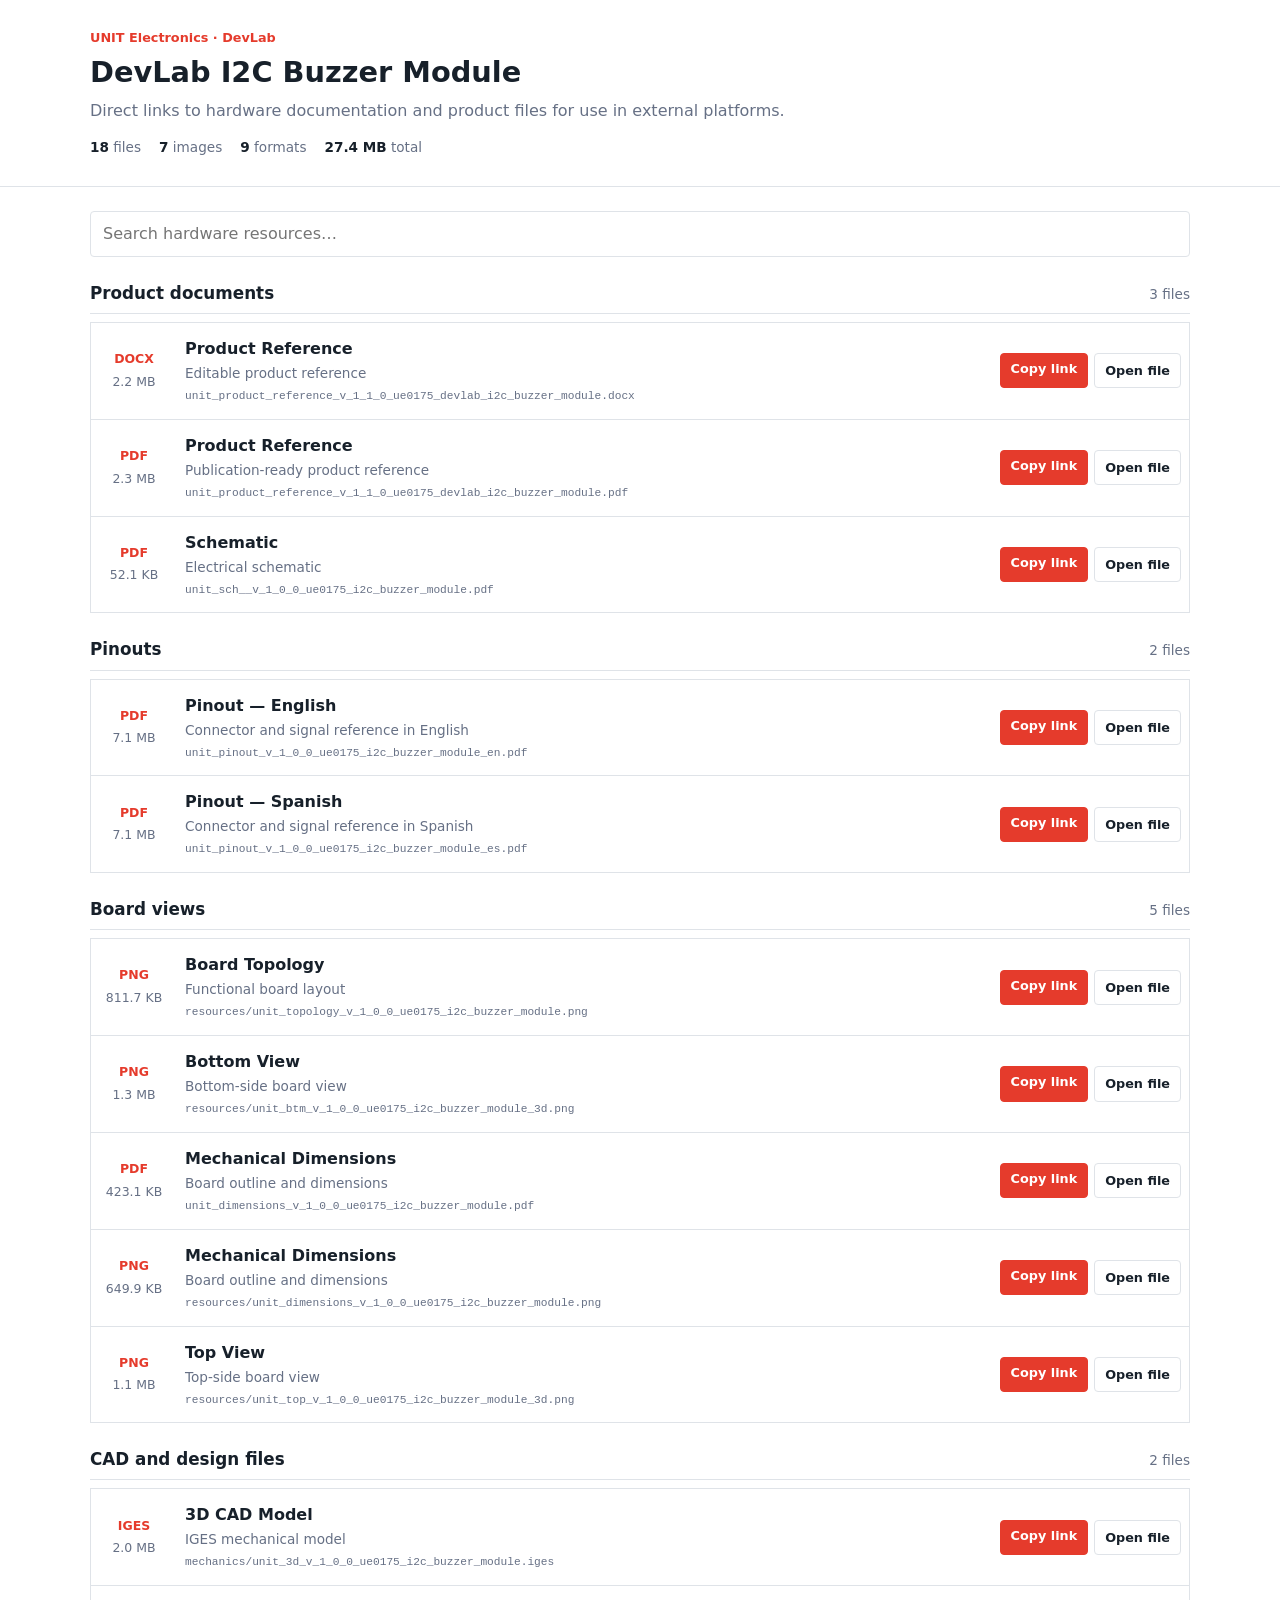
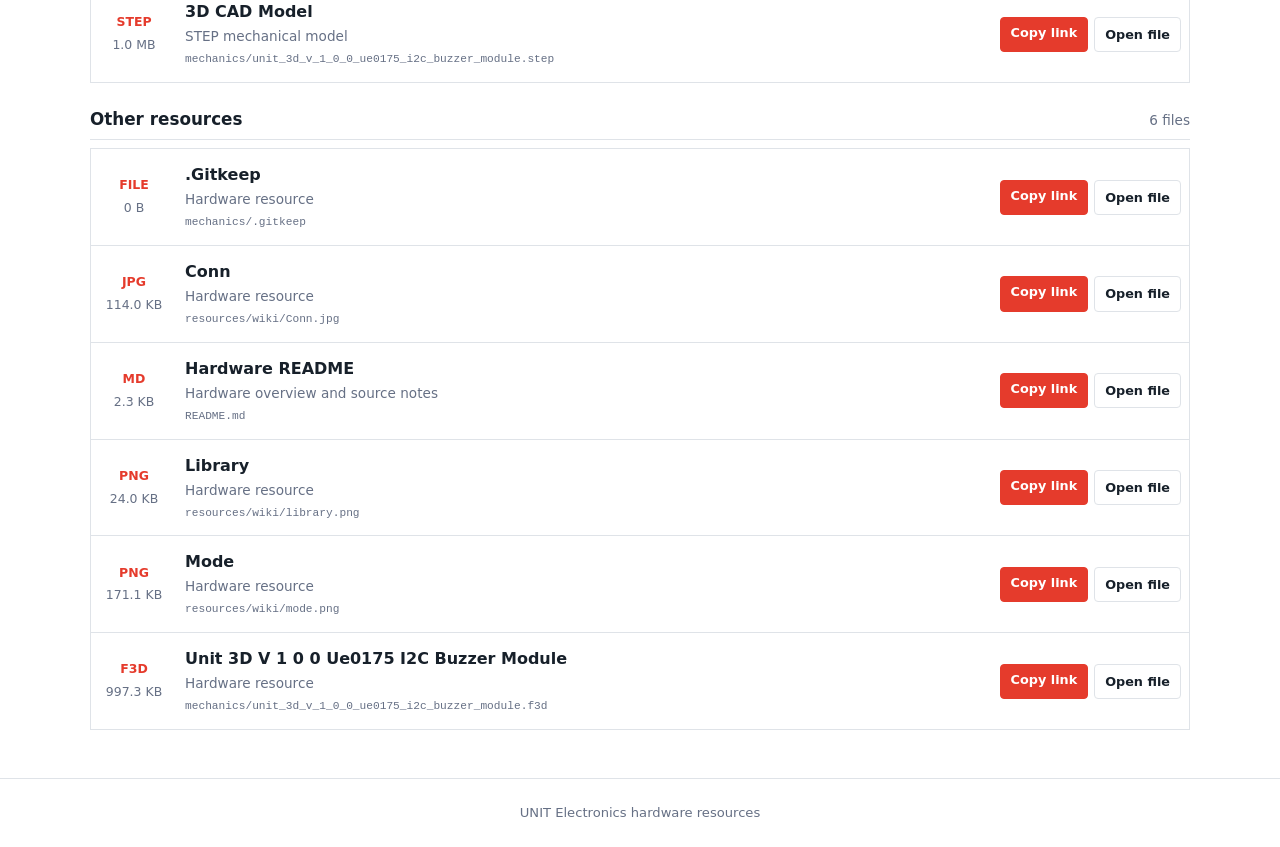
<file: docs/index.html>
<!DOCTYPE html>
<html lang="en">
<head>
  <base href="hardware/">
  <meta charset="UTF-8">
  <meta name="viewport" content="width=device-width, initial-scale=1.0">
  <meta name="description" content="DevLab I2C Buzzer Module hardware documentation and downloads">
  <title>DevLab I2C Buzzer Module | Hardware Resources</title>
  <style>
    :root {
      --ink: #17202a;
      --muted: #667085;
      --line: #dfe3e8;
      --brand: #e53b2c;
    }
    * { box-sizing: border-box; }
    body {
      margin: 0;
      color: var(--ink);
      font: 16px/1.5 Inter, ui-sans-serif, system-ui, -apple-system, sans-serif;
    }
    .site-header { border-bottom: 1px solid var(--line); }
    .header-content, main {
      width: min(1100px, calc(100% - 32px));
      margin: 0 auto;
    }
    .header-content { padding: 28px 0; }
    .eyebrow {
      margin: 0 0 4px;
      color: var(--brand);
      font-size: .8rem;
      font-weight: 700;
    }
    h1 { margin: 0; font-size: 1.8rem; }
    .subtitle { margin: 5px 0 0; color: var(--muted); }
    .summary {
      display: flex;
      flex-wrap: wrap;
      gap: 18px;
      margin-top: 14px;
      color: var(--muted);
      font-size: .85rem;
    }
    .summary strong { color: var(--ink); }
    main { padding: 24px 0 48px; }
    .toolbar { margin-bottom: 24px; }
    .search {
      width: 100%;
      padding: 10px 12px;
      border: 1px solid var(--line);
      border-radius: 4px;
      color: var(--ink);
      font: inherit;
    }
    .search:focus { outline: 2px solid #f6c4bf; border-color: var(--brand); }
    .resource-section { margin-top: 24px; }
    .section-heading {
      display: flex;
      align-items: baseline;
      justify-content: space-between;
      margin-bottom: 8px;
      border-bottom: 1px solid var(--line);
    }
    .section-heading h2 { margin: 0 0 7px; font-size: 1.05rem; }
    .section-heading span { color: var(--muted); font-size: .85rem; }
    .resource-list { border-top: 1px solid var(--line); }
    .resource-item {
      display: grid;
      grid-template-columns: 70px minmax(0, 1fr) auto;
      align-items: center;
      gap: 16px;
      padding: 14px 8px;
      border: 1px solid var(--line);
      border-top: 0;
    }
    .file-meta { display: grid; gap: 4px; text-align: center; }
    .file-type {
      color: var(--brand);
      font-size: .78rem;
    }
    .file-size { color: var(--muted); font-size: .78rem; }
    .resource-details { min-width: 0; }
    .resource-item h3 { margin: 0; font-size: 1rem; }
    .resource-item p {
      display: inline;
      margin: 0 8px 0 0;
      color: var(--muted);
      font-size: .85rem;
    }
    .resource-item code {
      display: block;
      overflow: hidden;
      margin-top: 3px;
      color: var(--muted);
      font-size: .7rem;
      text-overflow: ellipsis;
      white-space: nowrap;
    }
    .actions { display: flex; gap: 6px; }
    .button {
      display: inline-flex;
      justify-content: center;
      padding: 7px 10px;
      border: 1px solid var(--line);
      border-radius: 4px;
      color: var(--ink);
      background: #fff;
      cursor: pointer;
      text-decoration: none;
      font-size: .8rem;
      font-weight: 600;
      font-family: inherit;
    }
    .button:hover { border-color: #aeb4bd; }
    .button.primary { color: #fff; border-color: var(--brand); background: var(--brand); }
    .empty-state { display: none; padding: 32px 0; color: var(--muted); text-align: center; }
    footer { padding: 24px 16px; border-top: 1px solid var(--line); color: var(--muted); text-align: center; font-size: .82rem; }
    [hidden] { display: none !important; }
    .visually-hidden {
      position: absolute;
      width: 1px;
      height: 1px;
      padding: 0;
      margin: -1px;
      overflow: hidden;
      clip: rect(0, 0, 0, 0);
      white-space: nowrap;
      border: 0;
    }
    @media (max-width: 680px) {
      .resource-item { grid-template-columns: 52px minmax(0, 1fr); }
      .actions { grid-column: 1 / -1; padding-left: 68px; }
    }
  </style>
</head>
<body>
  <header class="site-header">
    <div class="header-content">
      <p class="eyebrow">UNIT Electronics · DevLab</p>
      <h1>DevLab I2C Buzzer Module</h1>
      <p class="subtitle">Direct links to hardware documentation and product files for use in external platforms.</p>
      <div class="summary" aria-label="Resource summary">
        <span><strong>18</strong> files</span>
        <span><strong>7</strong> images</span>
        <span><strong>9</strong> formats</span>
        <span><strong>27.4 MB</strong> total</span>
      </div>
    </div>
  </header>
  <main>
    <div class="toolbar">
      <label for="resource-search" class="visually-hidden">Search hardware resources</label>
      <input id="resource-search" class="search" type="search" placeholder="Search hardware resources…" autocomplete="off">
    </div>

      <section class="resource-section">
        <div class="section-heading">
          <h2>Product documents</h2>
          <span>3 files</span>
        </div>
        <div class="resource-list">
        <article class="resource-item" data-search="product reference unit_product_reference_v_1_1_0_ue0175_devlab_i2c_buzzer_module.docx editable product reference">
          <div class="file-meta">
            <strong class="file-type">DOCX</strong>
            <span class="file-size">2.2 MB</span>
          </div>
          <div class="resource-details">
            <h3>Product Reference</h3>
            <p>Editable product reference</p>
            <code title="unit_product_reference_v_1_1_0_ue0175_devlab_i2c_buzzer_module.docx">unit_product_reference_v_1_1_0_ue0175_devlab_i2c_buzzer_module.docx</code>
          </div>
          <div class="actions">
            <button class="button primary copy-link" type="button" data-url="unit_product_reference_v_1_1_0_ue0175_devlab_i2c_buzzer_module.docx">Copy link</button>
            <a class="button" href="unit_product_reference_v_1_1_0_ue0175_devlab_i2c_buzzer_module.docx" target="_blank" rel="noopener">Open file</a>
          </div>
        </article>

        <article class="resource-item" data-search="product reference unit_product_reference_v_1_1_0_ue0175_devlab_i2c_buzzer_module.pdf publication-ready product reference">
          <div class="file-meta">
            <strong class="file-type">PDF</strong>
            <span class="file-size">2.3 MB</span>
          </div>
          <div class="resource-details">
            <h3>Product Reference</h3>
            <p>Publication-ready product reference</p>
            <code title="unit_product_reference_v_1_1_0_ue0175_devlab_i2c_buzzer_module.pdf">unit_product_reference_v_1_1_0_ue0175_devlab_i2c_buzzer_module.pdf</code>
          </div>
          <div class="actions">
            <button class="button primary copy-link" type="button" data-url="unit_product_reference_v_1_1_0_ue0175_devlab_i2c_buzzer_module.pdf">Copy link</button>
            <a class="button" href="unit_product_reference_v_1_1_0_ue0175_devlab_i2c_buzzer_module.pdf" target="_blank" rel="noopener">Open file</a>
          </div>
        </article>

        <article class="resource-item" data-search="schematic unit_sch__v_1_0_0_ue0175_i2c_buzzer_module.pdf electrical schematic">
          <div class="file-meta">
            <strong class="file-type">PDF</strong>
            <span class="file-size">52.1 KB</span>
          </div>
          <div class="resource-details">
            <h3>Schematic</h3>
            <p>Electrical schematic</p>
            <code title="unit_sch__v_1_0_0_ue0175_i2c_buzzer_module.pdf">unit_sch__v_1_0_0_ue0175_i2c_buzzer_module.pdf</code>
          </div>
          <div class="actions">
            <button class="button primary copy-link" type="button" data-url="unit_sch__v_1_0_0_ue0175_i2c_buzzer_module.pdf">Copy link</button>
            <a class="button" href="unit_sch__v_1_0_0_ue0175_i2c_buzzer_module.pdf" target="_blank" rel="noopener">Open file</a>
          </div>
        </article>
        </div>
      </section>
      <section class="resource-section">
        <div class="section-heading">
          <h2>Pinouts</h2>
          <span>2 files</span>
        </div>
        <div class="resource-list">
        <article class="resource-item" data-search="pinout — english unit_pinout_v_1_0_0_ue0175_i2c_buzzer_module_en.pdf connector and signal reference in english">
          <div class="file-meta">
            <strong class="file-type">PDF</strong>
            <span class="file-size">7.1 MB</span>
          </div>
          <div class="resource-details">
            <h3>Pinout — English</h3>
            <p>Connector and signal reference in English</p>
            <code title="unit_pinout_v_1_0_0_ue0175_i2c_buzzer_module_en.pdf">unit_pinout_v_1_0_0_ue0175_i2c_buzzer_module_en.pdf</code>
          </div>
          <div class="actions">
            <button class="button primary copy-link" type="button" data-url="unit_pinout_v_1_0_0_ue0175_i2c_buzzer_module_en.pdf">Copy link</button>
            <a class="button" href="unit_pinout_v_1_0_0_ue0175_i2c_buzzer_module_en.pdf" target="_blank" rel="noopener">Open file</a>
          </div>
        </article>

        <article class="resource-item" data-search="pinout — spanish unit_pinout_v_1_0_0_ue0175_i2c_buzzer_module_es.pdf connector and signal reference in spanish">
          <div class="file-meta">
            <strong class="file-type">PDF</strong>
            <span class="file-size">7.1 MB</span>
          </div>
          <div class="resource-details">
            <h3>Pinout — Spanish</h3>
            <p>Connector and signal reference in Spanish</p>
            <code title="unit_pinout_v_1_0_0_ue0175_i2c_buzzer_module_es.pdf">unit_pinout_v_1_0_0_ue0175_i2c_buzzer_module_es.pdf</code>
          </div>
          <div class="actions">
            <button class="button primary copy-link" type="button" data-url="unit_pinout_v_1_0_0_ue0175_i2c_buzzer_module_es.pdf">Copy link</button>
            <a class="button" href="unit_pinout_v_1_0_0_ue0175_i2c_buzzer_module_es.pdf" target="_blank" rel="noopener">Open file</a>
          </div>
        </article>
        </div>
      </section>
      <section class="resource-section">
        <div class="section-heading">
          <h2>Board views</h2>
          <span>5 files</span>
        </div>
        <div class="resource-list">
        <article class="resource-item" data-search="board topology resources/unit_topology_v_1_0_0_ue0175_i2c_buzzer_module.png functional board layout">
          <div class="file-meta">
            <strong class="file-type">PNG</strong>
            <span class="file-size">811.7 KB</span>
          </div>
          <div class="resource-details">
            <h3>Board Topology</h3>
            <p>Functional board layout</p>
            <code title="resources/unit_topology_v_1_0_0_ue0175_i2c_buzzer_module.png">resources/unit_topology_v_1_0_0_ue0175_i2c_buzzer_module.png</code>
          </div>
          <div class="actions">
            <button class="button primary copy-link" type="button" data-url="resources/unit_topology_v_1_0_0_ue0175_i2c_buzzer_module.png">Copy link</button>
            <a class="button" href="resources/unit_topology_v_1_0_0_ue0175_i2c_buzzer_module.png" target="_blank" rel="noopener">Open file</a>
          </div>
        </article>

        <article class="resource-item" data-search="bottom view resources/unit_btm_v_1_0_0_ue0175_i2c_buzzer_module_3d.png bottom-side board view">
          <div class="file-meta">
            <strong class="file-type">PNG</strong>
            <span class="file-size">1.3 MB</span>
          </div>
          <div class="resource-details">
            <h3>Bottom View</h3>
            <p>Bottom-side board view</p>
            <code title="resources/unit_btm_v_1_0_0_ue0175_i2c_buzzer_module_3d.png">resources/unit_btm_v_1_0_0_ue0175_i2c_buzzer_module_3d.png</code>
          </div>
          <div class="actions">
            <button class="button primary copy-link" type="button" data-url="resources/unit_btm_v_1_0_0_ue0175_i2c_buzzer_module_3d.png">Copy link</button>
            <a class="button" href="resources/unit_btm_v_1_0_0_ue0175_i2c_buzzer_module_3d.png" target="_blank" rel="noopener">Open file</a>
          </div>
        </article>

        <article class="resource-item" data-search="mechanical dimensions unit_dimensions_v_1_0_0_ue0175_i2c_buzzer_module.pdf board outline and dimensions">
          <div class="file-meta">
            <strong class="file-type">PDF</strong>
            <span class="file-size">423.1 KB</span>
          </div>
          <div class="resource-details">
            <h3>Mechanical Dimensions</h3>
            <p>Board outline and dimensions</p>
            <code title="unit_dimensions_v_1_0_0_ue0175_i2c_buzzer_module.pdf">unit_dimensions_v_1_0_0_ue0175_i2c_buzzer_module.pdf</code>
          </div>
          <div class="actions">
            <button class="button primary copy-link" type="button" data-url="unit_dimensions_v_1_0_0_ue0175_i2c_buzzer_module.pdf">Copy link</button>
            <a class="button" href="unit_dimensions_v_1_0_0_ue0175_i2c_buzzer_module.pdf" target="_blank" rel="noopener">Open file</a>
          </div>
        </article>

        <article class="resource-item" data-search="mechanical dimensions resources/unit_dimensions_v_1_0_0_ue0175_i2c_buzzer_module.png board outline and dimensions">
          <div class="file-meta">
            <strong class="file-type">PNG</strong>
            <span class="file-size">649.9 KB</span>
          </div>
          <div class="resource-details">
            <h3>Mechanical Dimensions</h3>
            <p>Board outline and dimensions</p>
            <code title="resources/unit_dimensions_v_1_0_0_ue0175_i2c_buzzer_module.png">resources/unit_dimensions_v_1_0_0_ue0175_i2c_buzzer_module.png</code>
          </div>
          <div class="actions">
            <button class="button primary copy-link" type="button" data-url="resources/unit_dimensions_v_1_0_0_ue0175_i2c_buzzer_module.png">Copy link</button>
            <a class="button" href="resources/unit_dimensions_v_1_0_0_ue0175_i2c_buzzer_module.png" target="_blank" rel="noopener">Open file</a>
          </div>
        </article>

        <article class="resource-item" data-search="top view resources/unit_top_v_1_0_0_ue0175_i2c_buzzer_module_3d.png top-side board view">
          <div class="file-meta">
            <strong class="file-type">PNG</strong>
            <span class="file-size">1.1 MB</span>
          </div>
          <div class="resource-details">
            <h3>Top View</h3>
            <p>Top-side board view</p>
            <code title="resources/unit_top_v_1_0_0_ue0175_i2c_buzzer_module_3d.png">resources/unit_top_v_1_0_0_ue0175_i2c_buzzer_module_3d.png</code>
          </div>
          <div class="actions">
            <button class="button primary copy-link" type="button" data-url="resources/unit_top_v_1_0_0_ue0175_i2c_buzzer_module_3d.png">Copy link</button>
            <a class="button" href="resources/unit_top_v_1_0_0_ue0175_i2c_buzzer_module_3d.png" target="_blank" rel="noopener">Open file</a>
          </div>
        </article>
        </div>
      </section>
      <section class="resource-section">
        <div class="section-heading">
          <h2>CAD and design files</h2>
          <span>2 files</span>
        </div>
        <div class="resource-list">
        <article class="resource-item" data-search="3d cad model mechanics/unit_3d_v_1_0_0_ue0175_i2c_buzzer_module.iges iges mechanical model">
          <div class="file-meta">
            <strong class="file-type">IGES</strong>
            <span class="file-size">2.0 MB</span>
          </div>
          <div class="resource-details">
            <h3>3D CAD Model</h3>
            <p>IGES mechanical model</p>
            <code title="mechanics/unit_3d_v_1_0_0_ue0175_i2c_buzzer_module.iges">mechanics/unit_3d_v_1_0_0_ue0175_i2c_buzzer_module.iges</code>
          </div>
          <div class="actions">
            <button class="button primary copy-link" type="button" data-url="mechanics/unit_3d_v_1_0_0_ue0175_i2c_buzzer_module.iges">Copy link</button>
            <a class="button" href="mechanics/unit_3d_v_1_0_0_ue0175_i2c_buzzer_module.iges" target="_blank" rel="noopener">Open file</a>
          </div>
        </article>

        <article class="resource-item" data-search="3d cad model mechanics/unit_3d_v_1_0_0_ue0175_i2c_buzzer_module.step step mechanical model">
          <div class="file-meta">
            <strong class="file-type">STEP</strong>
            <span class="file-size">1.0 MB</span>
          </div>
          <div class="resource-details">
            <h3>3D CAD Model</h3>
            <p>STEP mechanical model</p>
            <code title="mechanics/unit_3d_v_1_0_0_ue0175_i2c_buzzer_module.step">mechanics/unit_3d_v_1_0_0_ue0175_i2c_buzzer_module.step</code>
          </div>
          <div class="actions">
            <button class="button primary copy-link" type="button" data-url="mechanics/unit_3d_v_1_0_0_ue0175_i2c_buzzer_module.step">Copy link</button>
            <a class="button" href="mechanics/unit_3d_v_1_0_0_ue0175_i2c_buzzer_module.step" target="_blank" rel="noopener">Open file</a>
          </div>
        </article>
        </div>
      </section>
      <section class="resource-section">
        <div class="section-heading">
          <h2>Other resources</h2>
          <span>6 files</span>
        </div>
        <div class="resource-list">
        <article class="resource-item" data-search=".gitkeep mechanics/.gitkeep hardware resource">
          <div class="file-meta">
            <strong class="file-type">FILE</strong>
            <span class="file-size">0 B</span>
          </div>
          <div class="resource-details">
            <h3>.Gitkeep</h3>
            <p>Hardware resource</p>
            <code title="mechanics/.gitkeep">mechanics/.gitkeep</code>
          </div>
          <div class="actions">
            <button class="button primary copy-link" type="button" data-url="mechanics/.gitkeep">Copy link</button>
            <a class="button" href="mechanics/.gitkeep" target="_blank" rel="noopener">Open file</a>
          </div>
        </article>

        <article class="resource-item" data-search="conn resources/wiki/conn.jpg hardware resource">
          <div class="file-meta">
            <strong class="file-type">JPG</strong>
            <span class="file-size">114.0 KB</span>
          </div>
          <div class="resource-details">
            <h3>Conn</h3>
            <p>Hardware resource</p>
            <code title="resources/wiki/Conn.jpg">resources/wiki/Conn.jpg</code>
          </div>
          <div class="actions">
            <button class="button primary copy-link" type="button" data-url="resources/wiki/Conn.jpg">Copy link</button>
            <a class="button" href="resources/wiki/Conn.jpg" target="_blank" rel="noopener">Open file</a>
          </div>
        </article>

        <article class="resource-item" data-search="hardware readme readme.md hardware overview and source notes">
          <div class="file-meta">
            <strong class="file-type">MD</strong>
            <span class="file-size">2.3 KB</span>
          </div>
          <div class="resource-details">
            <h3>Hardware README</h3>
            <p>Hardware overview and source notes</p>
            <code title="README.md">README.md</code>
          </div>
          <div class="actions">
            <button class="button primary copy-link" type="button" data-url="README.md">Copy link</button>
            <a class="button" href="README.md" target="_blank" rel="noopener">Open file</a>
          </div>
        </article>

        <article class="resource-item" data-search="library resources/wiki/library.png hardware resource">
          <div class="file-meta">
            <strong class="file-type">PNG</strong>
            <span class="file-size">24.0 KB</span>
          </div>
          <div class="resource-details">
            <h3>Library</h3>
            <p>Hardware resource</p>
            <code title="resources/wiki/library.png">resources/wiki/library.png</code>
          </div>
          <div class="actions">
            <button class="button primary copy-link" type="button" data-url="resources/wiki/library.png">Copy link</button>
            <a class="button" href="resources/wiki/library.png" target="_blank" rel="noopener">Open file</a>
          </div>
        </article>

        <article class="resource-item" data-search="mode resources/wiki/mode.png hardware resource">
          <div class="file-meta">
            <strong class="file-type">PNG</strong>
            <span class="file-size">171.1 KB</span>
          </div>
          <div class="resource-details">
            <h3>Mode</h3>
            <p>Hardware resource</p>
            <code title="resources/wiki/mode.png">resources/wiki/mode.png</code>
          </div>
          <div class="actions">
            <button class="button primary copy-link" type="button" data-url="resources/wiki/mode.png">Copy link</button>
            <a class="button" href="resources/wiki/mode.png" target="_blank" rel="noopener">Open file</a>
          </div>
        </article>

        <article class="resource-item" data-search="unit 3d v 1 0 0 ue0175 i2c buzzer module mechanics/unit_3d_v_1_0_0_ue0175_i2c_buzzer_module.f3d hardware resource">
          <div class="file-meta">
            <strong class="file-type">F3D</strong>
            <span class="file-size">997.3 KB</span>
          </div>
          <div class="resource-details">
            <h3>Unit 3D V 1 0 0 Ue0175 I2C Buzzer Module</h3>
            <p>Hardware resource</p>
            <code title="mechanics/unit_3d_v_1_0_0_ue0175_i2c_buzzer_module.f3d">mechanics/unit_3d_v_1_0_0_ue0175_i2c_buzzer_module.f3d</code>
          </div>
          <div class="actions">
            <button class="button primary copy-link" type="button" data-url="mechanics/unit_3d_v_1_0_0_ue0175_i2c_buzzer_module.f3d">Copy link</button>
            <a class="button" href="mechanics/unit_3d_v_1_0_0_ue0175_i2c_buzzer_module.f3d" target="_blank" rel="noopener">Open file</a>
          </div>
        </article>
        </div>
      </section>
    <p id="empty-state" class="empty-state">No resources match your search.</p>
  </main>
  <footer>UNIT Electronics hardware resources</footer>
  <script>
    const search = document.getElementById('resource-search');
    const sections = [...document.querySelectorAll('.resource-section')];
    const emptyState = document.getElementById('empty-state');
    const copyText = async (text) => {
      try {
        await navigator.clipboard.writeText(text);
      } catch (error) {
        const input = document.createElement('textarea');
        input.value = text;
        input.style.position = 'fixed';
        input.style.opacity = '0';
        document.body.appendChild(input);
        input.select();
        document.execCommand('copy');
        input.remove();
      }
    };
    document.querySelectorAll('.copy-link').forEach((button) => {
      button.addEventListener('click', async () => {
        const absoluteUrl = new URL(button.dataset.url, document.baseURI).href;
        await copyText(absoluteUrl);
        const originalLabel = button.textContent;
        button.textContent = 'Copied';
        setTimeout(() => { button.textContent = originalLabel; }, 1600);
      });
    });
    search.addEventListener('input', () => {
      const query = search.value.trim().toLowerCase();
      let visibleCards = 0;
      sections.forEach((section) => {
        let sectionCards = 0;
        section.querySelectorAll('.resource-item').forEach((card) => {
          const match = card.dataset.search.includes(query);
          card.hidden = !match;
          sectionCards += Number(match);
        });
        section.hidden = sectionCards === 0;
        visibleCards += sectionCards;
      });
      emptyState.style.display = visibleCards ? 'none' : 'block';
    });
  </script>
</body>
</html>
</file>
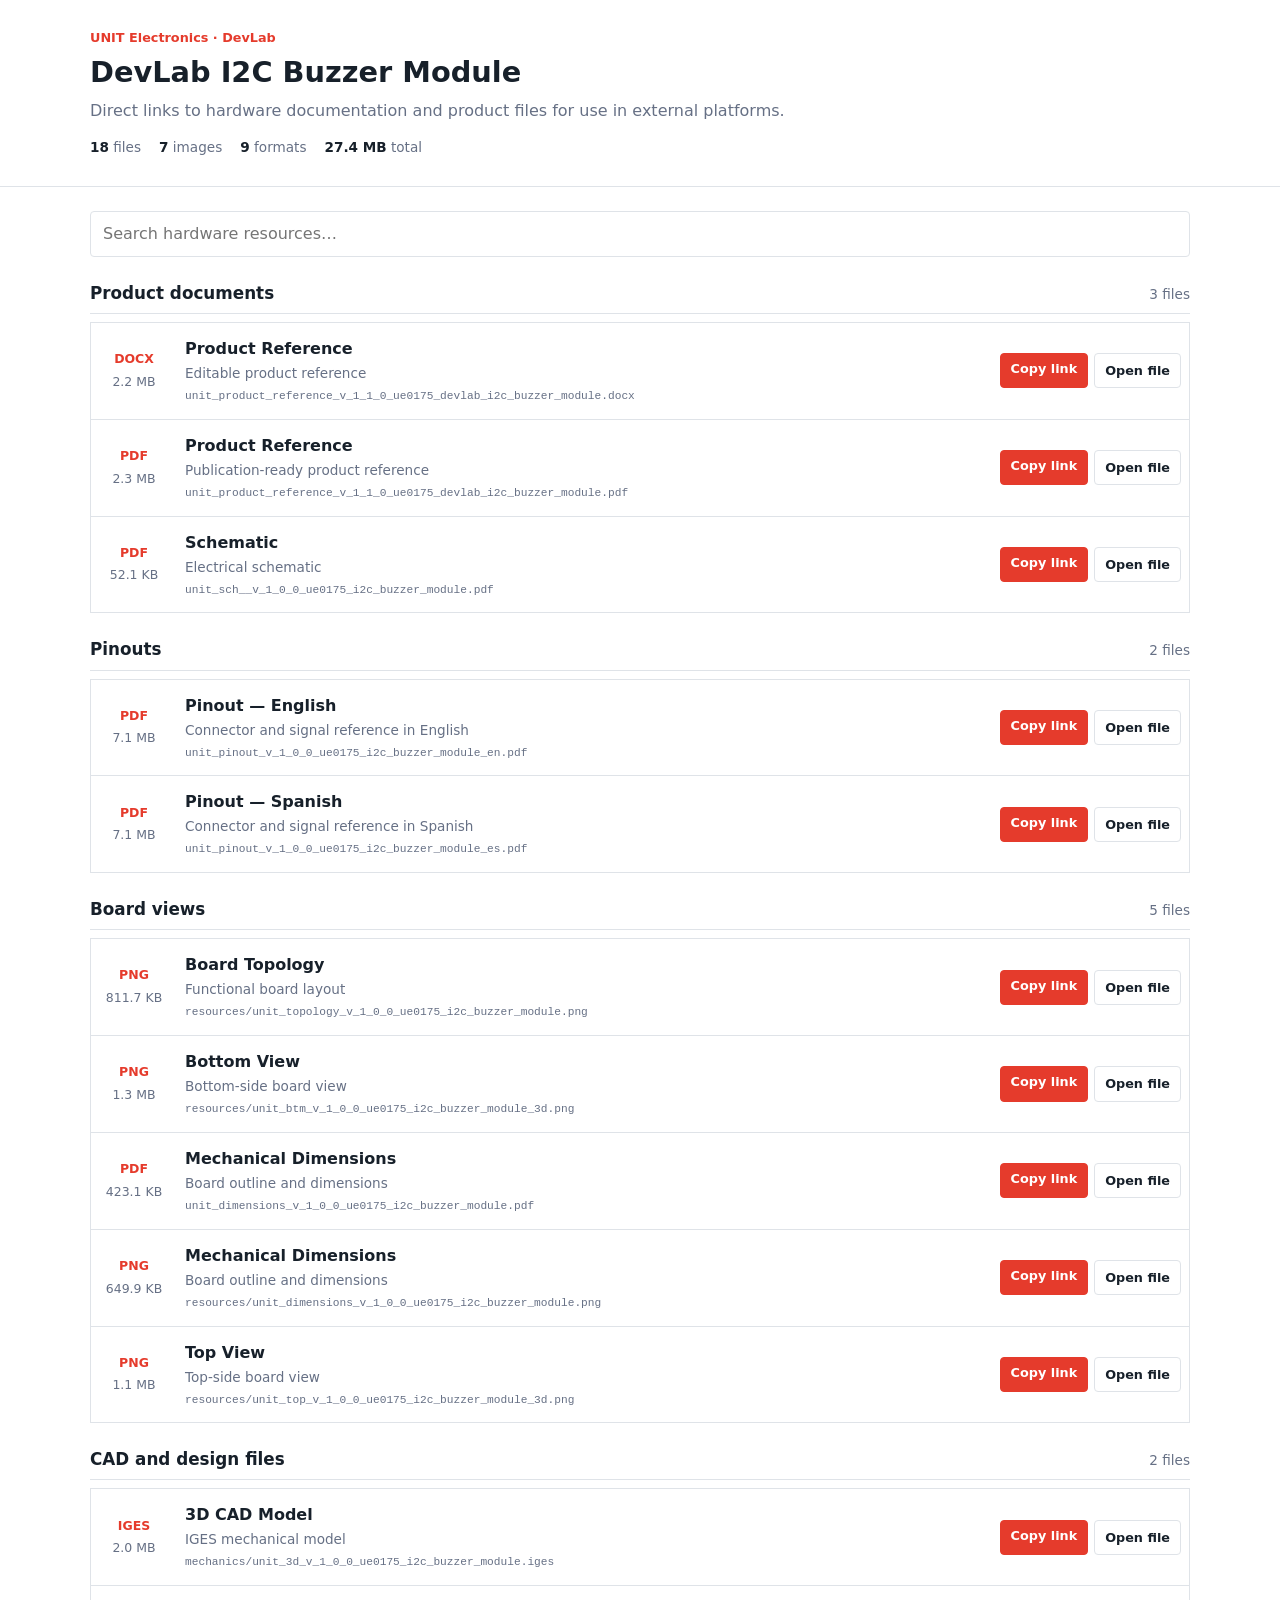
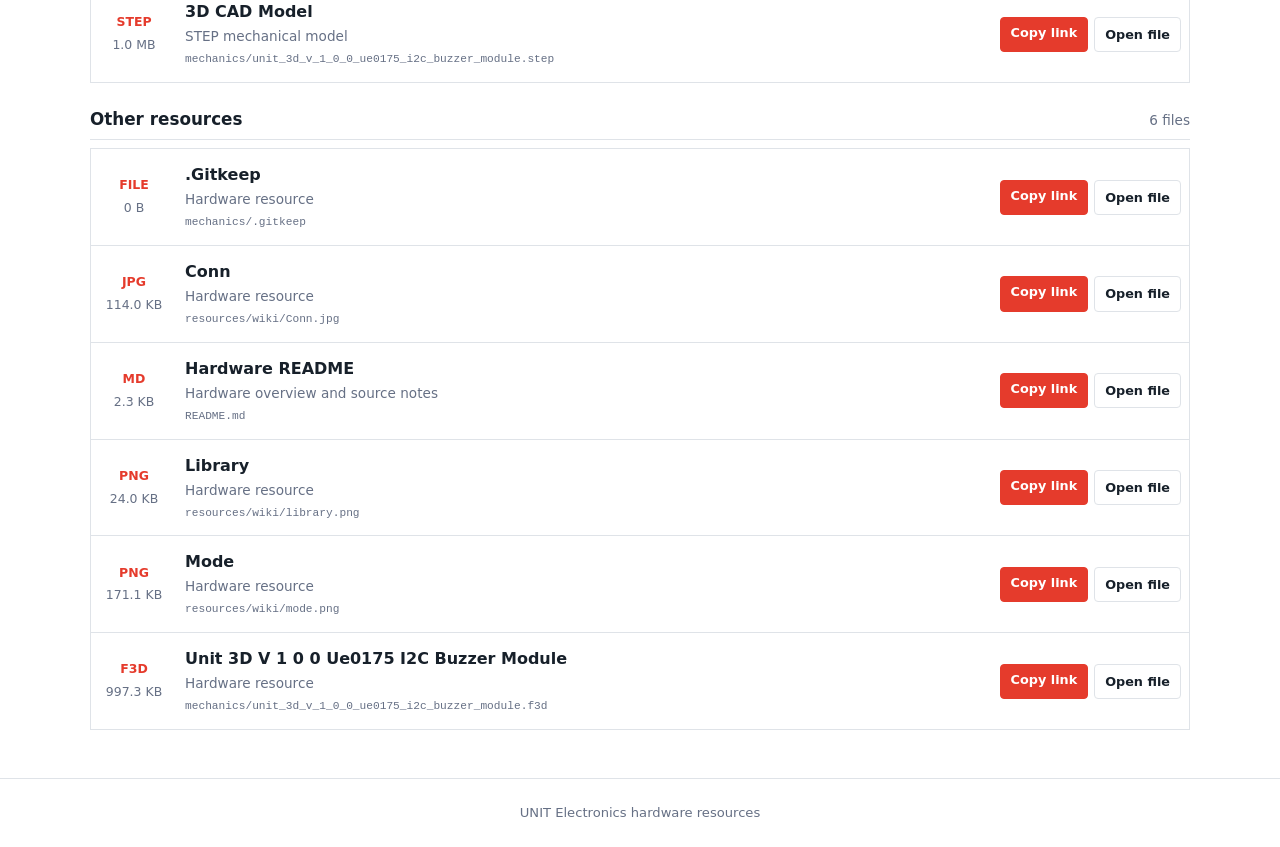
<file: docs/hardware/index.html>
<!DOCTYPE html>
<html lang="en">
<head>
  <meta charset="UTF-8">
  <meta name="viewport" content="width=device-width, initial-scale=1.0">
  <meta name="description" content="DevLab I2C Buzzer Module hardware documentation and downloads">
  <title>DevLab I2C Buzzer Module | Hardware Resources</title>
  <style>
    :root {
      --ink: #17202a;
      --muted: #667085;
      --line: #dfe3e8;
      --brand: #e53b2c;
    }
    * { box-sizing: border-box; }
    body {
      margin: 0;
      color: var(--ink);
      font: 16px/1.5 Inter, ui-sans-serif, system-ui, -apple-system, sans-serif;
    }
    .site-header { border-bottom: 1px solid var(--line); }
    .header-content, main {
      width: min(1100px, calc(100% - 32px));
      margin: 0 auto;
    }
    .header-content { padding: 28px 0; }
    .eyebrow {
      margin: 0 0 4px;
      color: var(--brand);
      font-size: .8rem;
      font-weight: 700;
    }
    h1 { margin: 0; font-size: 1.8rem; }
    .subtitle { margin: 5px 0 0; color: var(--muted); }
    .summary {
      display: flex;
      flex-wrap: wrap;
      gap: 18px;
      margin-top: 14px;
      color: var(--muted);
      font-size: .85rem;
    }
    .summary strong { color: var(--ink); }
    main { padding: 24px 0 48px; }
    .toolbar { margin-bottom: 24px; }
    .search {
      width: 100%;
      padding: 10px 12px;
      border: 1px solid var(--line);
      border-radius: 4px;
      color: var(--ink);
      font: inherit;
    }
    .search:focus { outline: 2px solid #f6c4bf; border-color: var(--brand); }
    .resource-section { margin-top: 24px; }
    .section-heading {
      display: flex;
      align-items: baseline;
      justify-content: space-between;
      margin-bottom: 8px;
      border-bottom: 1px solid var(--line);
    }
    .section-heading h2 { margin: 0 0 7px; font-size: 1.05rem; }
    .section-heading span { color: var(--muted); font-size: .85rem; }
    .resource-list { border-top: 1px solid var(--line); }
    .resource-item {
      display: grid;
      grid-template-columns: 70px minmax(0, 1fr) auto;
      align-items: center;
      gap: 16px;
      padding: 14px 8px;
      border: 1px solid var(--line);
      border-top: 0;
    }
    .file-meta { display: grid; gap: 4px; text-align: center; }
    .file-type {
      color: var(--brand);
      font-size: .78rem;
    }
    .file-size { color: var(--muted); font-size: .78rem; }
    .resource-details { min-width: 0; }
    .resource-item h3 { margin: 0; font-size: 1rem; }
    .resource-item p {
      display: inline;
      margin: 0 8px 0 0;
      color: var(--muted);
      font-size: .85rem;
    }
    .resource-item code {
      display: block;
      overflow: hidden;
      margin-top: 3px;
      color: var(--muted);
      font-size: .7rem;
      text-overflow: ellipsis;
      white-space: nowrap;
    }
    .actions { display: flex; gap: 6px; }
    .button {
      display: inline-flex;
      justify-content: center;
      padding: 7px 10px;
      border: 1px solid var(--line);
      border-radius: 4px;
      color: var(--ink);
      background: #fff;
      cursor: pointer;
      text-decoration: none;
      font-size: .8rem;
      font-weight: 600;
      font-family: inherit;
    }
    .button:hover { border-color: #aeb4bd; }
    .button.primary { color: #fff; border-color: var(--brand); background: var(--brand); }
    .empty-state { display: none; padding: 32px 0; color: var(--muted); text-align: center; }
    footer { padding: 24px 16px; border-top: 1px solid var(--line); color: var(--muted); text-align: center; font-size: .82rem; }
    [hidden] { display: none !important; }
    .visually-hidden {
      position: absolute;
      width: 1px;
      height: 1px;
      padding: 0;
      margin: -1px;
      overflow: hidden;
      clip: rect(0, 0, 0, 0);
      white-space: nowrap;
      border: 0;
    }
    @media (max-width: 680px) {
      .resource-item { grid-template-columns: 52px minmax(0, 1fr); }
      .actions { grid-column: 1 / -1; padding-left: 68px; }
    }
  </style>
</head>
<body>
  <header class="site-header">
    <div class="header-content">
      <p class="eyebrow">UNIT Electronics · DevLab</p>
      <h1>DevLab I2C Buzzer Module</h1>
      <p class="subtitle">Direct links to hardware documentation and product files for use in external platforms.</p>
      <div class="summary" aria-label="Resource summary">
        <span><strong>18</strong> files</span>
        <span><strong>7</strong> images</span>
        <span><strong>9</strong> formats</span>
        <span><strong>27.4 MB</strong> total</span>
      </div>
    </div>
  </header>
  <main>
    <div class="toolbar">
      <label for="resource-search" class="visually-hidden">Search hardware resources</label>
      <input id="resource-search" class="search" type="search" placeholder="Search hardware resources…" autocomplete="off">
    </div>

      <section class="resource-section">
        <div class="section-heading">
          <h2>Product documents</h2>
          <span>3 files</span>
        </div>
        <div class="resource-list">
        <article class="resource-item" data-search="product reference unit_product_reference_v_1_1_0_ue0175_devlab_i2c_buzzer_module.docx editable product reference">
          <div class="file-meta">
            <strong class="file-type">DOCX</strong>
            <span class="file-size">2.2 MB</span>
          </div>
          <div class="resource-details">
            <h3>Product Reference</h3>
            <p>Editable product reference</p>
            <code title="unit_product_reference_v_1_1_0_ue0175_devlab_i2c_buzzer_module.docx">unit_product_reference_v_1_1_0_ue0175_devlab_i2c_buzzer_module.docx</code>
          </div>
          <div class="actions">
            <button class="button primary copy-link" type="button" data-url="unit_product_reference_v_1_1_0_ue0175_devlab_i2c_buzzer_module.docx">Copy link</button>
            <a class="button" href="unit_product_reference_v_1_1_0_ue0175_devlab_i2c_buzzer_module.docx" target="_blank" rel="noopener">Open file</a>
          </div>
        </article>

        <article class="resource-item" data-search="product reference unit_product_reference_v_1_1_0_ue0175_devlab_i2c_buzzer_module.pdf publication-ready product reference">
          <div class="file-meta">
            <strong class="file-type">PDF</strong>
            <span class="file-size">2.3 MB</span>
          </div>
          <div class="resource-details">
            <h3>Product Reference</h3>
            <p>Publication-ready product reference</p>
            <code title="unit_product_reference_v_1_1_0_ue0175_devlab_i2c_buzzer_module.pdf">unit_product_reference_v_1_1_0_ue0175_devlab_i2c_buzzer_module.pdf</code>
          </div>
          <div class="actions">
            <button class="button primary copy-link" type="button" data-url="unit_product_reference_v_1_1_0_ue0175_devlab_i2c_buzzer_module.pdf">Copy link</button>
            <a class="button" href="unit_product_reference_v_1_1_0_ue0175_devlab_i2c_buzzer_module.pdf" target="_blank" rel="noopener">Open file</a>
          </div>
        </article>

        <article class="resource-item" data-search="schematic unit_sch__v_1_0_0_ue0175_i2c_buzzer_module.pdf electrical schematic">
          <div class="file-meta">
            <strong class="file-type">PDF</strong>
            <span class="file-size">52.1 KB</span>
          </div>
          <div class="resource-details">
            <h3>Schematic</h3>
            <p>Electrical schematic</p>
            <code title="unit_sch__v_1_0_0_ue0175_i2c_buzzer_module.pdf">unit_sch__v_1_0_0_ue0175_i2c_buzzer_module.pdf</code>
          </div>
          <div class="actions">
            <button class="button primary copy-link" type="button" data-url="unit_sch__v_1_0_0_ue0175_i2c_buzzer_module.pdf">Copy link</button>
            <a class="button" href="unit_sch__v_1_0_0_ue0175_i2c_buzzer_module.pdf" target="_blank" rel="noopener">Open file</a>
          </div>
        </article>
        </div>
      </section>
      <section class="resource-section">
        <div class="section-heading">
          <h2>Pinouts</h2>
          <span>2 files</span>
        </div>
        <div class="resource-list">
        <article class="resource-item" data-search="pinout — english unit_pinout_v_1_0_0_ue0175_i2c_buzzer_module_en.pdf connector and signal reference in english">
          <div class="file-meta">
            <strong class="file-type">PDF</strong>
            <span class="file-size">7.1 MB</span>
          </div>
          <div class="resource-details">
            <h3>Pinout — English</h3>
            <p>Connector and signal reference in English</p>
            <code title="unit_pinout_v_1_0_0_ue0175_i2c_buzzer_module_en.pdf">unit_pinout_v_1_0_0_ue0175_i2c_buzzer_module_en.pdf</code>
          </div>
          <div class="actions">
            <button class="button primary copy-link" type="button" data-url="unit_pinout_v_1_0_0_ue0175_i2c_buzzer_module_en.pdf">Copy link</button>
            <a class="button" href="unit_pinout_v_1_0_0_ue0175_i2c_buzzer_module_en.pdf" target="_blank" rel="noopener">Open file</a>
          </div>
        </article>

        <article class="resource-item" data-search="pinout — spanish unit_pinout_v_1_0_0_ue0175_i2c_buzzer_module_es.pdf connector and signal reference in spanish">
          <div class="file-meta">
            <strong class="file-type">PDF</strong>
            <span class="file-size">7.1 MB</span>
          </div>
          <div class="resource-details">
            <h3>Pinout — Spanish</h3>
            <p>Connector and signal reference in Spanish</p>
            <code title="unit_pinout_v_1_0_0_ue0175_i2c_buzzer_module_es.pdf">unit_pinout_v_1_0_0_ue0175_i2c_buzzer_module_es.pdf</code>
          </div>
          <div class="actions">
            <button class="button primary copy-link" type="button" data-url="unit_pinout_v_1_0_0_ue0175_i2c_buzzer_module_es.pdf">Copy link</button>
            <a class="button" href="unit_pinout_v_1_0_0_ue0175_i2c_buzzer_module_es.pdf" target="_blank" rel="noopener">Open file</a>
          </div>
        </article>
        </div>
      </section>
      <section class="resource-section">
        <div class="section-heading">
          <h2>Board views</h2>
          <span>5 files</span>
        </div>
        <div class="resource-list">
        <article class="resource-item" data-search="board topology resources/unit_topology_v_1_0_0_ue0175_i2c_buzzer_module.png functional board layout">
          <div class="file-meta">
            <strong class="file-type">PNG</strong>
            <span class="file-size">811.7 KB</span>
          </div>
          <div class="resource-details">
            <h3>Board Topology</h3>
            <p>Functional board layout</p>
            <code title="resources/unit_topology_v_1_0_0_ue0175_i2c_buzzer_module.png">resources/unit_topology_v_1_0_0_ue0175_i2c_buzzer_module.png</code>
          </div>
          <div class="actions">
            <button class="button primary copy-link" type="button" data-url="resources/unit_topology_v_1_0_0_ue0175_i2c_buzzer_module.png">Copy link</button>
            <a class="button" href="resources/unit_topology_v_1_0_0_ue0175_i2c_buzzer_module.png" target="_blank" rel="noopener">Open file</a>
          </div>
        </article>

        <article class="resource-item" data-search="bottom view resources/unit_btm_v_1_0_0_ue0175_i2c_buzzer_module_3d.png bottom-side board view">
          <div class="file-meta">
            <strong class="file-type">PNG</strong>
            <span class="file-size">1.3 MB</span>
          </div>
          <div class="resource-details">
            <h3>Bottom View</h3>
            <p>Bottom-side board view</p>
            <code title="resources/unit_btm_v_1_0_0_ue0175_i2c_buzzer_module_3d.png">resources/unit_btm_v_1_0_0_ue0175_i2c_buzzer_module_3d.png</code>
          </div>
          <div class="actions">
            <button class="button primary copy-link" type="button" data-url="resources/unit_btm_v_1_0_0_ue0175_i2c_buzzer_module_3d.png">Copy link</button>
            <a class="button" href="resources/unit_btm_v_1_0_0_ue0175_i2c_buzzer_module_3d.png" target="_blank" rel="noopener">Open file</a>
          </div>
        </article>

        <article class="resource-item" data-search="mechanical dimensions unit_dimensions_v_1_0_0_ue0175_i2c_buzzer_module.pdf board outline and dimensions">
          <div class="file-meta">
            <strong class="file-type">PDF</strong>
            <span class="file-size">423.1 KB</span>
          </div>
          <div class="resource-details">
            <h3>Mechanical Dimensions</h3>
            <p>Board outline and dimensions</p>
            <code title="unit_dimensions_v_1_0_0_ue0175_i2c_buzzer_module.pdf">unit_dimensions_v_1_0_0_ue0175_i2c_buzzer_module.pdf</code>
          </div>
          <div class="actions">
            <button class="button primary copy-link" type="button" data-url="unit_dimensions_v_1_0_0_ue0175_i2c_buzzer_module.pdf">Copy link</button>
            <a class="button" href="unit_dimensions_v_1_0_0_ue0175_i2c_buzzer_module.pdf" target="_blank" rel="noopener">Open file</a>
          </div>
        </article>

        <article class="resource-item" data-search="mechanical dimensions resources/unit_dimensions_v_1_0_0_ue0175_i2c_buzzer_module.png board outline and dimensions">
          <div class="file-meta">
            <strong class="file-type">PNG</strong>
            <span class="file-size">649.9 KB</span>
          </div>
          <div class="resource-details">
            <h3>Mechanical Dimensions</h3>
            <p>Board outline and dimensions</p>
            <code title="resources/unit_dimensions_v_1_0_0_ue0175_i2c_buzzer_module.png">resources/unit_dimensions_v_1_0_0_ue0175_i2c_buzzer_module.png</code>
          </div>
          <div class="actions">
            <button class="button primary copy-link" type="button" data-url="resources/unit_dimensions_v_1_0_0_ue0175_i2c_buzzer_module.png">Copy link</button>
            <a class="button" href="resources/unit_dimensions_v_1_0_0_ue0175_i2c_buzzer_module.png" target="_blank" rel="noopener">Open file</a>
          </div>
        </article>

        <article class="resource-item" data-search="top view resources/unit_top_v_1_0_0_ue0175_i2c_buzzer_module_3d.png top-side board view">
          <div class="file-meta">
            <strong class="file-type">PNG</strong>
            <span class="file-size">1.1 MB</span>
          </div>
          <div class="resource-details">
            <h3>Top View</h3>
            <p>Top-side board view</p>
            <code title="resources/unit_top_v_1_0_0_ue0175_i2c_buzzer_module_3d.png">resources/unit_top_v_1_0_0_ue0175_i2c_buzzer_module_3d.png</code>
          </div>
          <div class="actions">
            <button class="button primary copy-link" type="button" data-url="resources/unit_top_v_1_0_0_ue0175_i2c_buzzer_module_3d.png">Copy link</button>
            <a class="button" href="resources/unit_top_v_1_0_0_ue0175_i2c_buzzer_module_3d.png" target="_blank" rel="noopener">Open file</a>
          </div>
        </article>
        </div>
      </section>
      <section class="resource-section">
        <div class="section-heading">
          <h2>CAD and design files</h2>
          <span>2 files</span>
        </div>
        <div class="resource-list">
        <article class="resource-item" data-search="3d cad model mechanics/unit_3d_v_1_0_0_ue0175_i2c_buzzer_module.iges iges mechanical model">
          <div class="file-meta">
            <strong class="file-type">IGES</strong>
            <span class="file-size">2.0 MB</span>
          </div>
          <div class="resource-details">
            <h3>3D CAD Model</h3>
            <p>IGES mechanical model</p>
            <code title="mechanics/unit_3d_v_1_0_0_ue0175_i2c_buzzer_module.iges">mechanics/unit_3d_v_1_0_0_ue0175_i2c_buzzer_module.iges</code>
          </div>
          <div class="actions">
            <button class="button primary copy-link" type="button" data-url="mechanics/unit_3d_v_1_0_0_ue0175_i2c_buzzer_module.iges">Copy link</button>
            <a class="button" href="mechanics/unit_3d_v_1_0_0_ue0175_i2c_buzzer_module.iges" target="_blank" rel="noopener">Open file</a>
          </div>
        </article>

        <article class="resource-item" data-search="3d cad model mechanics/unit_3d_v_1_0_0_ue0175_i2c_buzzer_module.step step mechanical model">
          <div class="file-meta">
            <strong class="file-type">STEP</strong>
            <span class="file-size">1.0 MB</span>
          </div>
          <div class="resource-details">
            <h3>3D CAD Model</h3>
            <p>STEP mechanical model</p>
            <code title="mechanics/unit_3d_v_1_0_0_ue0175_i2c_buzzer_module.step">mechanics/unit_3d_v_1_0_0_ue0175_i2c_buzzer_module.step</code>
          </div>
          <div class="actions">
            <button class="button primary copy-link" type="button" data-url="mechanics/unit_3d_v_1_0_0_ue0175_i2c_buzzer_module.step">Copy link</button>
            <a class="button" href="mechanics/unit_3d_v_1_0_0_ue0175_i2c_buzzer_module.step" target="_blank" rel="noopener">Open file</a>
          </div>
        </article>
        </div>
      </section>
      <section class="resource-section">
        <div class="section-heading">
          <h2>Other resources</h2>
          <span>6 files</span>
        </div>
        <div class="resource-list">
        <article class="resource-item" data-search=".gitkeep mechanics/.gitkeep hardware resource">
          <div class="file-meta">
            <strong class="file-type">FILE</strong>
            <span class="file-size">0 B</span>
          </div>
          <div class="resource-details">
            <h3>.Gitkeep</h3>
            <p>Hardware resource</p>
            <code title="mechanics/.gitkeep">mechanics/.gitkeep</code>
          </div>
          <div class="actions">
            <button class="button primary copy-link" type="button" data-url="mechanics/.gitkeep">Copy link</button>
            <a class="button" href="mechanics/.gitkeep" target="_blank" rel="noopener">Open file</a>
          </div>
        </article>

        <article class="resource-item" data-search="conn resources/wiki/conn.jpg hardware resource">
          <div class="file-meta">
            <strong class="file-type">JPG</strong>
            <span class="file-size">114.0 KB</span>
          </div>
          <div class="resource-details">
            <h3>Conn</h3>
            <p>Hardware resource</p>
            <code title="resources/wiki/Conn.jpg">resources/wiki/Conn.jpg</code>
          </div>
          <div class="actions">
            <button class="button primary copy-link" type="button" data-url="resources/wiki/Conn.jpg">Copy link</button>
            <a class="button" href="resources/wiki/Conn.jpg" target="_blank" rel="noopener">Open file</a>
          </div>
        </article>

        <article class="resource-item" data-search="hardware readme readme.md hardware overview and source notes">
          <div class="file-meta">
            <strong class="file-type">MD</strong>
            <span class="file-size">2.3 KB</span>
          </div>
          <div class="resource-details">
            <h3>Hardware README</h3>
            <p>Hardware overview and source notes</p>
            <code title="README.md">README.md</code>
          </div>
          <div class="actions">
            <button class="button primary copy-link" type="button" data-url="README.md">Copy link</button>
            <a class="button" href="README.md" target="_blank" rel="noopener">Open file</a>
          </div>
        </article>

        <article class="resource-item" data-search="library resources/wiki/library.png hardware resource">
          <div class="file-meta">
            <strong class="file-type">PNG</strong>
            <span class="file-size">24.0 KB</span>
          </div>
          <div class="resource-details">
            <h3>Library</h3>
            <p>Hardware resource</p>
            <code title="resources/wiki/library.png">resources/wiki/library.png</code>
          </div>
          <div class="actions">
            <button class="button primary copy-link" type="button" data-url="resources/wiki/library.png">Copy link</button>
            <a class="button" href="resources/wiki/library.png" target="_blank" rel="noopener">Open file</a>
          </div>
        </article>

        <article class="resource-item" data-search="mode resources/wiki/mode.png hardware resource">
          <div class="file-meta">
            <strong class="file-type">PNG</strong>
            <span class="file-size">171.1 KB</span>
          </div>
          <div class="resource-details">
            <h3>Mode</h3>
            <p>Hardware resource</p>
            <code title="resources/wiki/mode.png">resources/wiki/mode.png</code>
          </div>
          <div class="actions">
            <button class="button primary copy-link" type="button" data-url="resources/wiki/mode.png">Copy link</button>
            <a class="button" href="resources/wiki/mode.png" target="_blank" rel="noopener">Open file</a>
          </div>
        </article>

        <article class="resource-item" data-search="unit 3d v 1 0 0 ue0175 i2c buzzer module mechanics/unit_3d_v_1_0_0_ue0175_i2c_buzzer_module.f3d hardware resource">
          <div class="file-meta">
            <strong class="file-type">F3D</strong>
            <span class="file-size">997.3 KB</span>
          </div>
          <div class="resource-details">
            <h3>Unit 3D V 1 0 0 Ue0175 I2C Buzzer Module</h3>
            <p>Hardware resource</p>
            <code title="mechanics/unit_3d_v_1_0_0_ue0175_i2c_buzzer_module.f3d">mechanics/unit_3d_v_1_0_0_ue0175_i2c_buzzer_module.f3d</code>
          </div>
          <div class="actions">
            <button class="button primary copy-link" type="button" data-url="mechanics/unit_3d_v_1_0_0_ue0175_i2c_buzzer_module.f3d">Copy link</button>
            <a class="button" href="mechanics/unit_3d_v_1_0_0_ue0175_i2c_buzzer_module.f3d" target="_blank" rel="noopener">Open file</a>
          </div>
        </article>
        </div>
      </section>
    <p id="empty-state" class="empty-state">No resources match your search.</p>
  </main>
  <footer>UNIT Electronics hardware resources</footer>
  <script>
    const search = document.getElementById('resource-search');
    const sections = [...document.querySelectorAll('.resource-section')];
    const emptyState = document.getElementById('empty-state');
    const copyText = async (text) => {
      try {
        await navigator.clipboard.writeText(text);
      } catch (error) {
        const input = document.createElement('textarea');
        input.value = text;
        input.style.position = 'fixed';
        input.style.opacity = '0';
        document.body.appendChild(input);
        input.select();
        document.execCommand('copy');
        input.remove();
      }
    };
    document.querySelectorAll('.copy-link').forEach((button) => {
      button.addEventListener('click', async () => {
        const absoluteUrl = new URL(button.dataset.url, document.baseURI).href;
        await copyText(absoluteUrl);
        const originalLabel = button.textContent;
        button.textContent = 'Copied';
        setTimeout(() => { button.textContent = originalLabel; }, 1600);
      });
    });
    search.addEventListener('input', () => {
      const query = search.value.trim().toLowerCase();
      let visibleCards = 0;
      sections.forEach((section) => {
        let sectionCards = 0;
        section.querySelectorAll('.resource-item').forEach((card) => {
          const match = card.dataset.search.includes(query);
          card.hidden = !match;
          sectionCards += Number(match);
        });
        section.hidden = sectionCards === 0;
        visibleCards += sectionCards;
      });
      emptyState.style.display = visibleCards ? 'none' : 'block';
    });
  </script>
</body>
</html>
</file>
